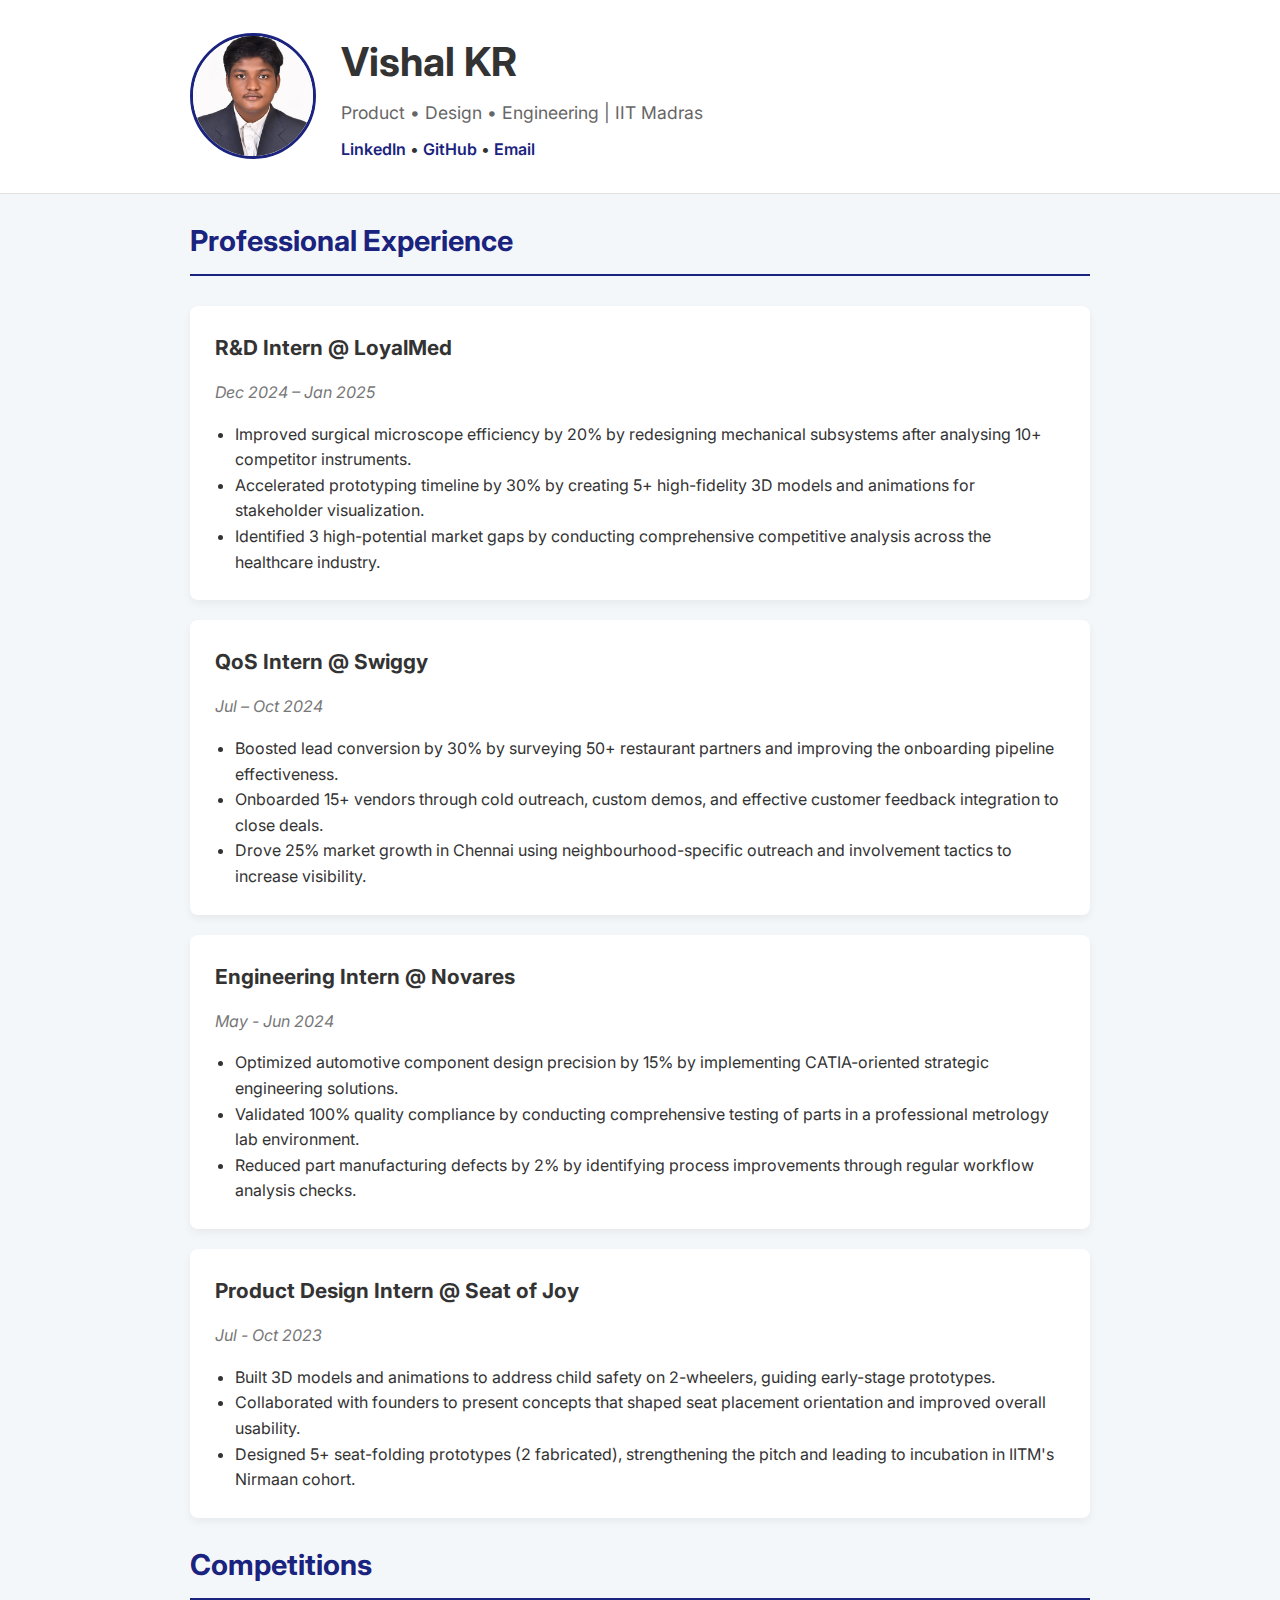
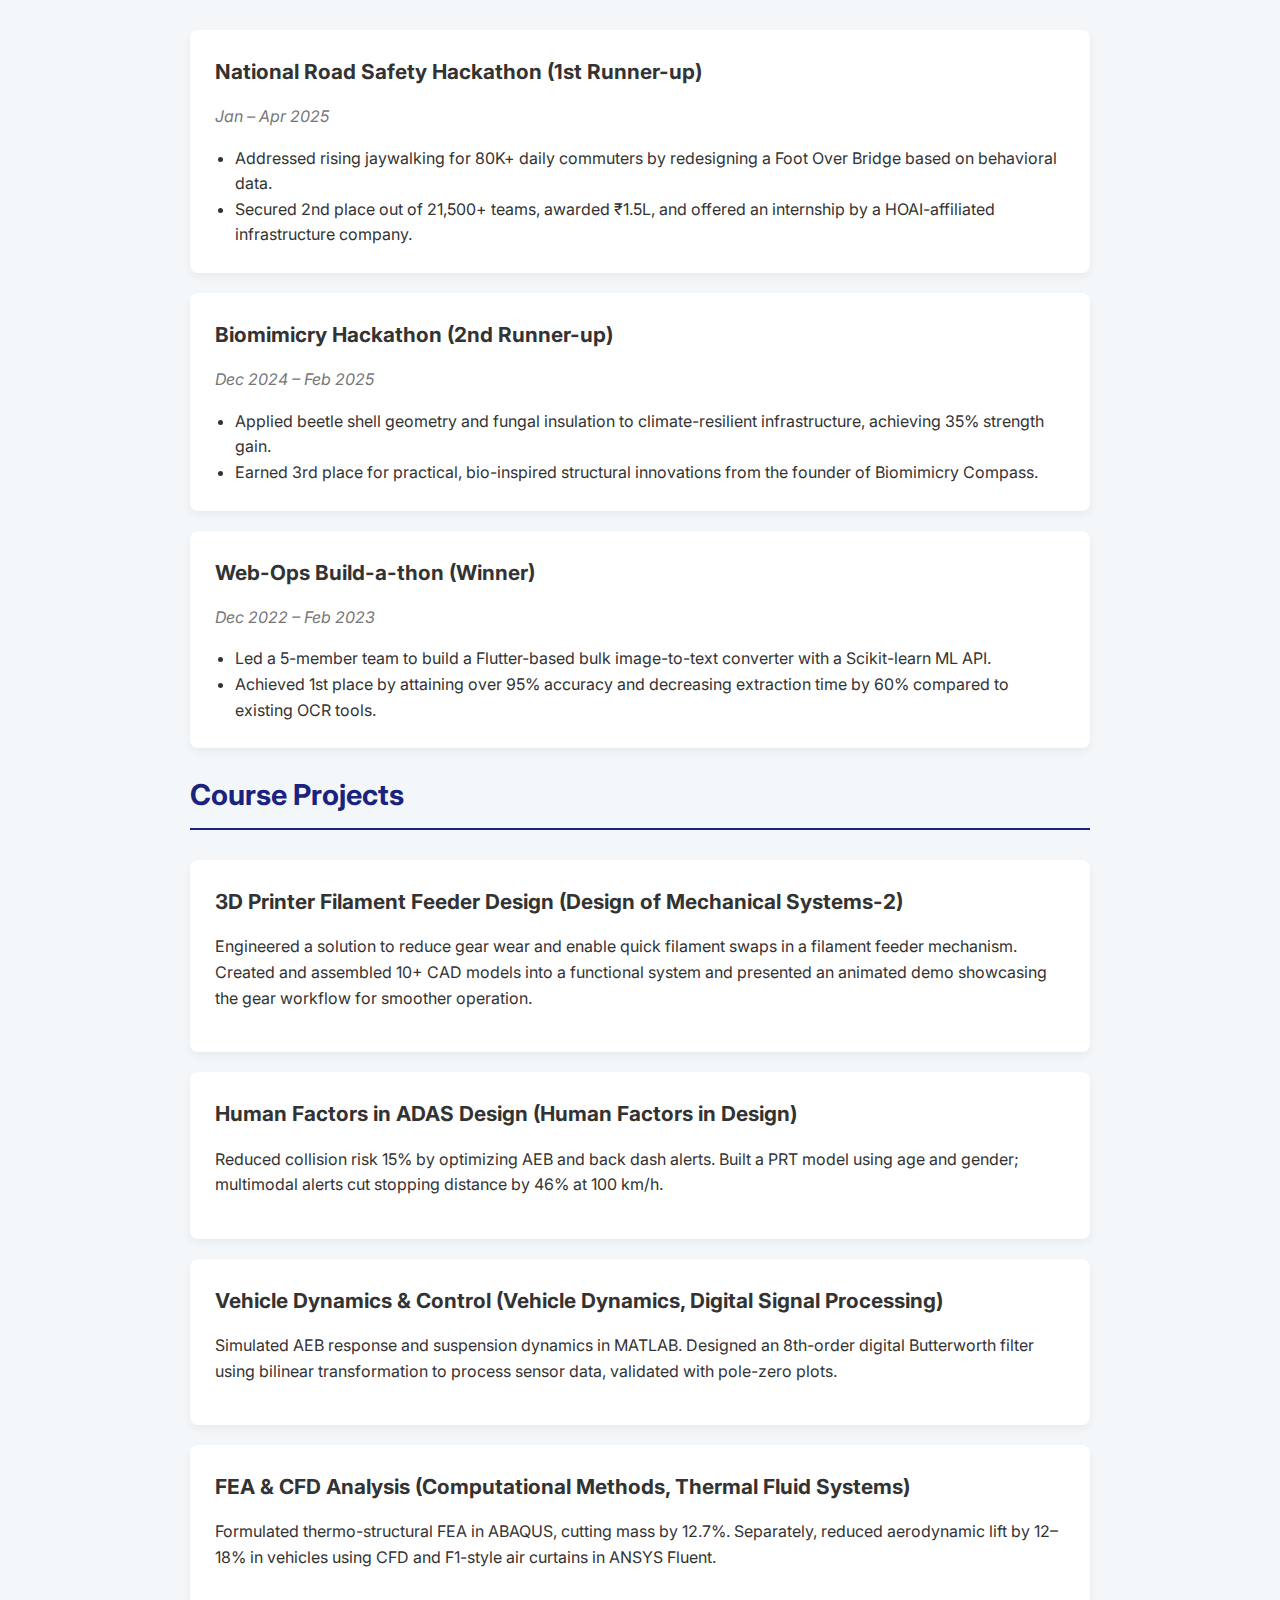
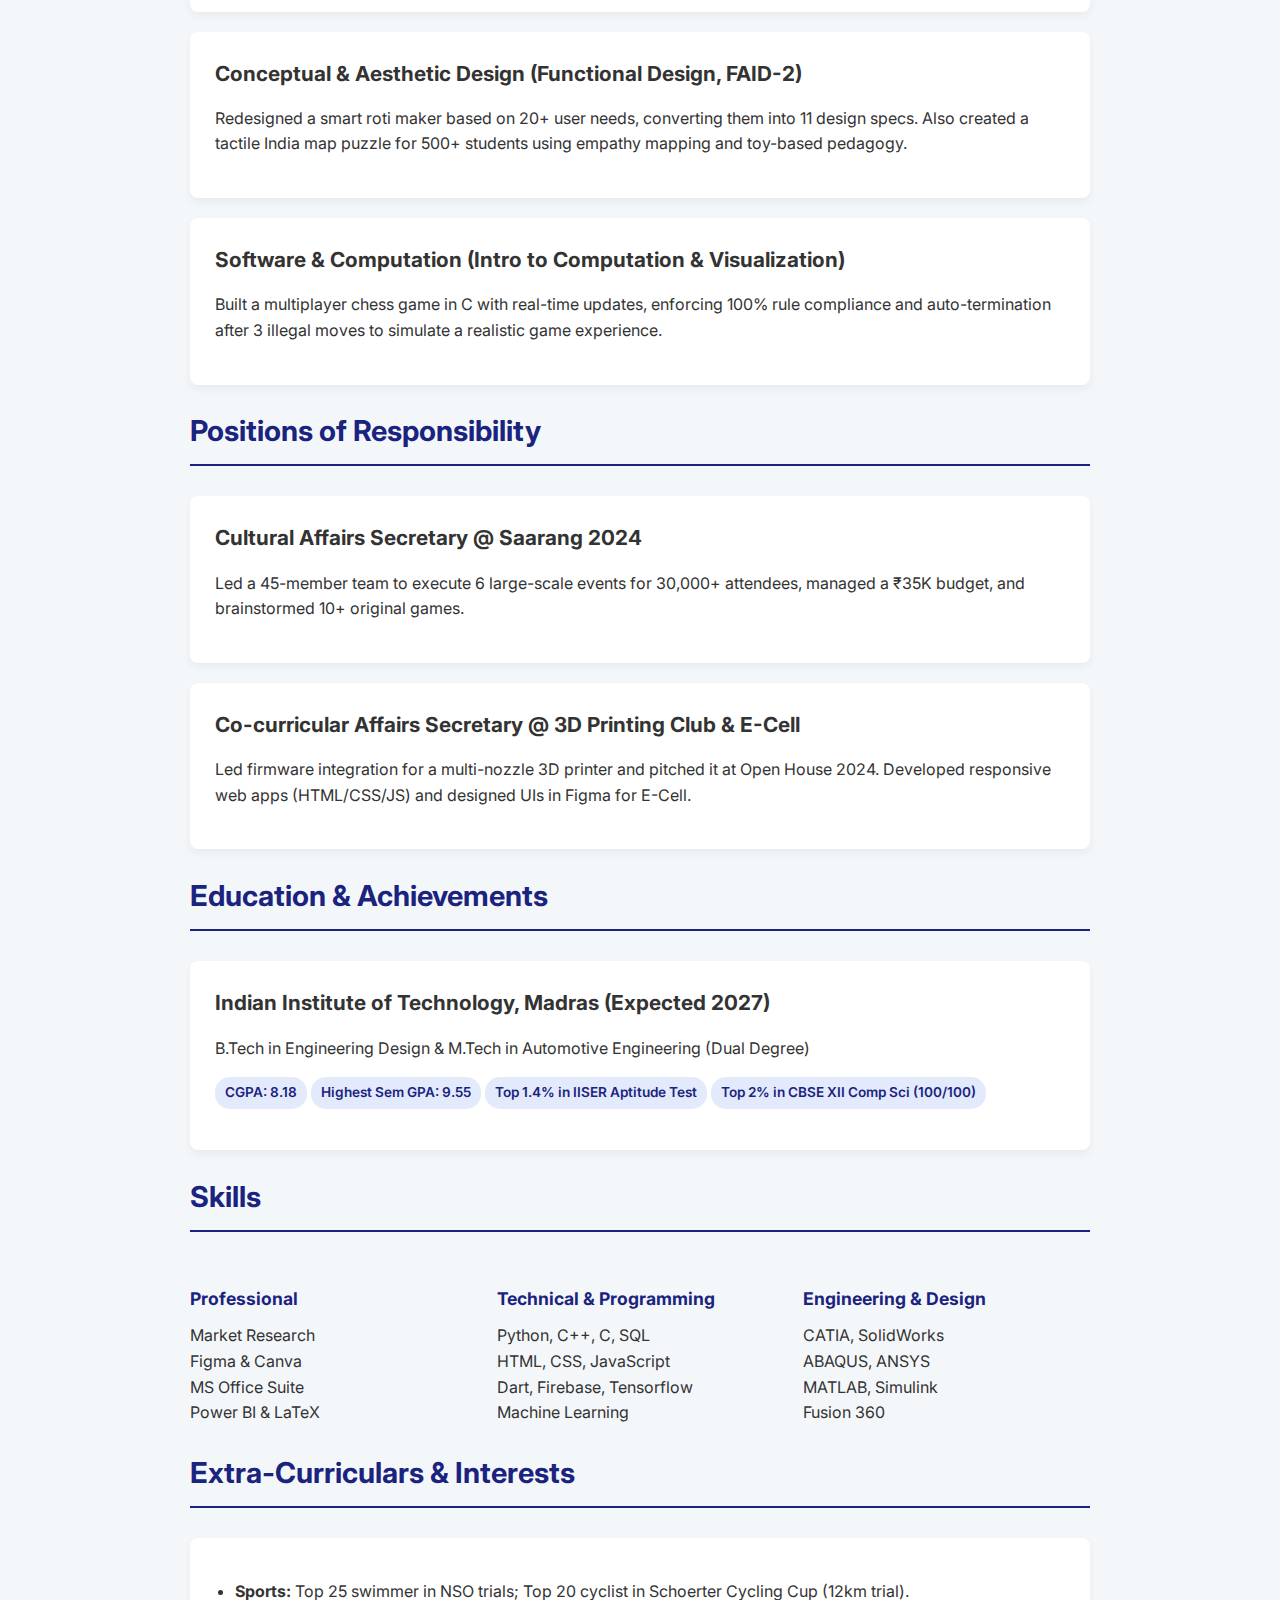
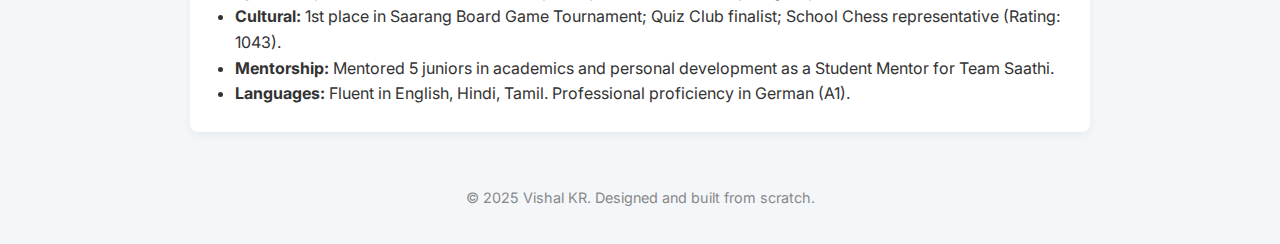
<file: index.html>
<!DOCTYPE html>
<html lang="en">
<head>
    <meta charset="UTF-8">
    <meta name="viewport" content="width=device-width, initial-scale=1.0">
    <title>Vishal KR | Product, Design & Engineering</title>
    <link rel="stylesheet" href="styles.css">
    <link href="https://fonts.googleapis.com/css2?family=Inter:wght@400;600;700&display=swap" rel="stylesheet">
</head>
<body>

    <header>
        <div class="container">
            <div class="header-content">
                <!-- IMPORTANT: Add your photo to an 'assets' folder and name it 'vishal-kr.jpg' -->
                <img src="Vishal photo.jpg" alt="Vishal KR" class="profile-pic">
                <div class="header-text">
                    <h1>Vishal KR</h1>
                    <p>Product • Design • Engineering | IIT Madras</p>
                    <div class="links">
                        <!-- IMPORTANT: Replace these placeholder links with your actual URLs -->
                        <a href="https://www.linkedin.com/in/YOUR_LINKEDIN_URL" target="_blank">LinkedIn</a> • 
                        <a href="https://github.com/YOUR_GITHUB_USERNAME" target="_blank">GitHub</a> • 
                        <a href="mailto:ED22B039@smail.iitm.ac.in">Email</a>
                    </div>
                </div>
            </div>
        </div>
    </header>

    <main class="container">

        <section id="experience">
            <h2>Professional Experience</h2>
            <div class="card">
                <h3>R&D Intern @ LoyalMed</h3>
                <p class="date">Dec 2024 – Jan 2025</p>
                <ul>
                    <li>Improved surgical microscope efficiency by 20% by redesigning mechanical subsystems after analysing 10+ competitor instruments.</li>
                    <li>Accelerated prototyping timeline by 30% by creating 5+ high-fidelity 3D models and animations for stakeholder visualization.</li>
                    <li>Identified 3 high-potential market gaps by conducting comprehensive competitive analysis across the healthcare industry.</li>
                </ul>
            </div>
            <div class="card">
                <h3>QoS Intern @ Swiggy</h3>
                <p class="date">Jul – Oct 2024</p>
                <ul>
                    <li>Boosted lead conversion by 30% by surveying 50+ restaurant partners and improving the onboarding pipeline effectiveness.</li>
                    <li>Onboarded 15+ vendors through cold outreach, custom demos, and effective customer feedback integration to close deals.</li>
                    <li>Drove 25% market growth in Chennai using neighbourhood-specific outreach and involvement tactics to increase visibility.</li>
                </ul>
            </div>
             <div class="card">
                <h3>Engineering Intern @ Novares</h3>
                <p class="date">May - Jun 2024</p>
                <ul>
                    <li>Optimized automotive component design precision by 15% by implementing CATIA-oriented strategic engineering solutions.</li>
                    <li>Validated 100% quality compliance by conducting comprehensive testing of parts in a professional metrology lab environment.</li>
                    <li>Reduced part manufacturing defects by 2% by identifying process improvements through regular workflow analysis checks.</li>
                </ul>
            </div>
            <div class="card">
                <h3>Product Design Intern @ Seat of Joy</h3>
                <p class="date">Jul - Oct 2023</p>
                <ul>
                    <li>Built 3D models and animations to address child safety on 2-wheelers, guiding early-stage prototypes.</li>
                    <li>Collaborated with founders to present concepts that shaped seat placement orientation and improved overall usability.</li>
                    <li>Designed 5+ seat-folding prototypes (2 fabricated), strengthening the pitch and leading to incubation in IITM's Nirmaan cohort.</li>
                </ul>
            </div>
        </section>

        <section id="competitions">
            <h2>Competitions</h2>
            <div class="card">
                <h3>National Road Safety Hackathon (1st Runner-up)</h3>
                <p class="date">Jan – Apr 2025</p>
                <ul>
                    <li>Addressed rising jaywalking for 80K+ daily commuters by redesigning a Foot Over Bridge based on behavioral data.</li>
                    <li>Secured 2nd place out of 21,500+ teams, awarded ₹1.5L, and offered an internship by a HOAI-affiliated infrastructure company.</li>
                </ul>
            </div>
            <div class="card">
                <h3>Biomimicry Hackathon (2nd Runner-up)</h3>
                <p class="date">Dec 2024 – Feb 2025</p>
                <ul>
                    <li>Applied beetle shell geometry and fungal insulation to climate-resilient infrastructure, achieving 35% strength gain.</li>
                    <li>Earned 3rd place for practical, bio-inspired structural innovations from the founder of Biomimicry Compass.</li>
                </ul>
            </div>
            <div class="card">
                <h3>Web-Ops Build-a-thon (Winner)</h3>
                <p class="date">Dec 2022 – Feb 2023</p>
                <ul>
                    <li>Led a 5-member team to build a Flutter-based bulk image-to-text converter with a Scikit-learn ML API.</li>
                    <li>Achieved 1st place by attaining over 95% accuracy and decreasing extraction time by 60% compared to existing OCR tools.</li>
                </ul>
            </div>
        </section>
        
        <section id="projects">
            <h2>Course Projects</h2>
             <div class="card">
                <h3>3D Printer Filament Feeder Design (Design of Mechanical Systems-2)</h3>
                <p>Engineered a solution to reduce gear wear and enable quick filament swaps in a filament feeder mechanism. Created and assembled 10+ CAD models into a functional system and presented an animated demo showcasing the gear workflow for smoother operation.</p>
            </div>
             <div class="card">
                <h3>Human Factors in ADAS Design (Human Factors in Design)</h3>
                <p>Reduced collision risk 15% by optimizing AEB and back dash alerts. Built a PRT model using age and gender; multimodal alerts cut stopping distance by 46% at 100 km/h.</p>
            </div>
            <div class="card">
                <h3>Vehicle Dynamics & Control (Vehicle Dynamics, Digital Signal Processing)</h3>
                <p>Simulated AEB response and suspension dynamics in MATLAB. Designed an 8th-order digital Butterworth filter using bilinear transformation to process sensor data, validated with pole-zero plots.</p>
            </div>
            <div class="card">
                <h3>FEA & CFD Analysis (Computational Methods, Thermal Fluid Systems)</h3>
                <p>Formulated thermo-structural FEA in ABAQUS, cutting mass by 12.7%. Separately, reduced aerodynamic lift by 12–18% in vehicles using CFD and F1-style air curtains in ANSYS Fluent.</p>
            </div>
            <div class="card">
                <h3>Conceptual & Aesthetic Design (Functional Design, FAID-2)</h3>
                <p>Redesigned a smart roti maker based on 20+ user needs, converting them into 11 design specs. Also created a tactile India map puzzle for 500+ students using empathy mapping and toy-based pedagogy.</p>
            </div>
            <div class="card">
                <h3>Software & Computation (Intro to Computation & Visualization)</h3>
                <p>Built a multiplayer chess game in C with real-time updates, enforcing 100% rule compliance and auto-termination after 3 illegal moves to simulate a realistic game experience.</p>
            </div>
        </section>

        <section id="leadership">
            <h2>Positions of Responsibility</h2>
             <div class="card">
                <h3>Cultural Affairs Secretary @ Saarang 2024</h3>
                <p>Led a 45-member team to execute 6 large-scale events for 30,000+ attendees, managed a ₹35K budget, and brainstormed 10+ original games.</p>
            </div>
             <div class="card">
                <h3>Co-curricular Affairs Secretary @ 3D Printing Club & E-Cell</h3>
                <p>Led firmware integration for a multi-nozzle 3D printer and pitched it at Open House 2024. Developed responsive web apps (HTML/CSS/JS) and designed UIs in Figma for E-Cell.</p>
            </div>
        </section>
        
        <section id="education">
             <h2>Education & Achievements</h2>
             <div class="card">
                <h3>Indian Institute of Technology, Madras (Expected 2027)</h3>
                <p>B.Tech in Engineering Design & M.Tech in Automotive Engineering (Dual Degree)</p>
                <p>
                    <span class="badge">CGPA: 8.18</span> 
                    <span class="badge">Highest Sem GPA: 9.55</span> 
                    <span class="badge">Top 1.4% in IISER Aptitude Test</span>
                    <span class="badge">Top 2% in CBSE XII Comp Sci (100/100)</span>
                </p>
             </div>
        </section>

        <section id="skills">
            <h2>Skills</h2>
            <div class="skills-grid">
                <div class="skill-category">
                    <h4>Professional</h4>
                    <ul>
                        <li>Market Research</li>
                        <li>Figma & Canva</li>
                        <li>MS Office Suite</li>
                        <li>Power BI & LaTeX</li>
                    </ul>
                </div>
                <div class="skill-category">
                    <h4>Technical & Programming</h4>
                    <ul>
                        <li>Python, C++, C, SQL</li>
                        <li>HTML, CSS, JavaScript</li>
                        <li>Dart, Firebase, Tensorflow</li>
                        <li>Machine Learning</li>
                    </ul>
                </div>
                <div class="skill-category">
                    <h4>Engineering & Design</h4>
                    <ul>
                        <li>CATIA, SolidWorks</li>
                        <li>ABAQUS, ANSYS</li>
                        <li>MATLAB, Simulink</li>
                        <li>Fusion 360</li>
                    </ul>
                </div>
            </div>
        </section>

        <section id="extracurriculars">
            <h2>Extra-Curriculars & Interests</h2>
            <div class="card">
                <ul>
                    <li><b>Sports:</b> Top 25 swimmer in NSO trials; Top 20 cyclist in Schoerter Cycling Cup (12km trial).</li>
                    <li><b>Cultural:</b> 1st place in Saarang Board Game Tournament; Quiz Club finalist; School Chess representative (Rating: 1043).</li>
                    <li><b>Mentorship:</b> Mentored 5 juniors in academics and personal development as a Student Mentor for Team Saathi.</li>
                    <li><b>Languages:</b> Fluent in English, Hindi, Tamil. Professional proficiency in German (A1).</li>
                </ul>
            </div>
        </section>

    </main>

    <footer>
        <p>&copy; 2025 Vishal KR. Designed and built from scratch.</p>
    </footer>

</body>
</html>
</file>
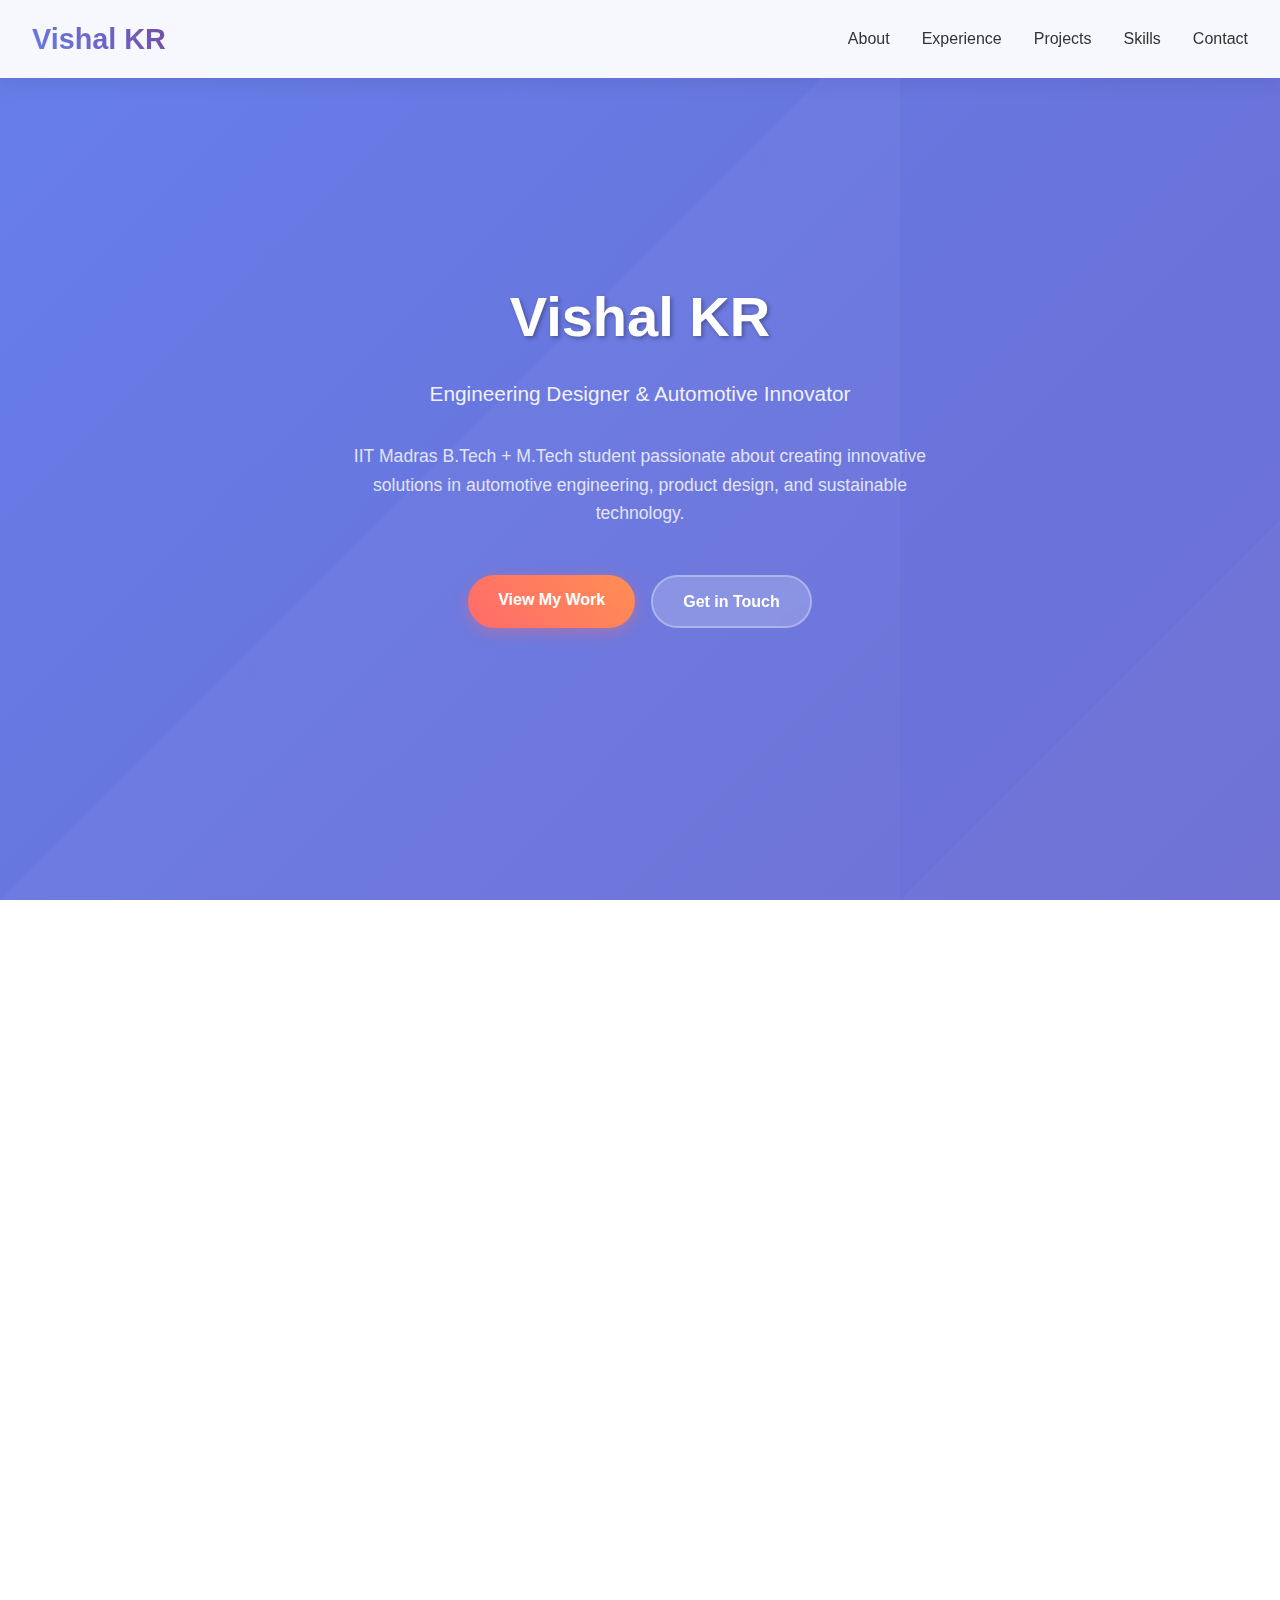
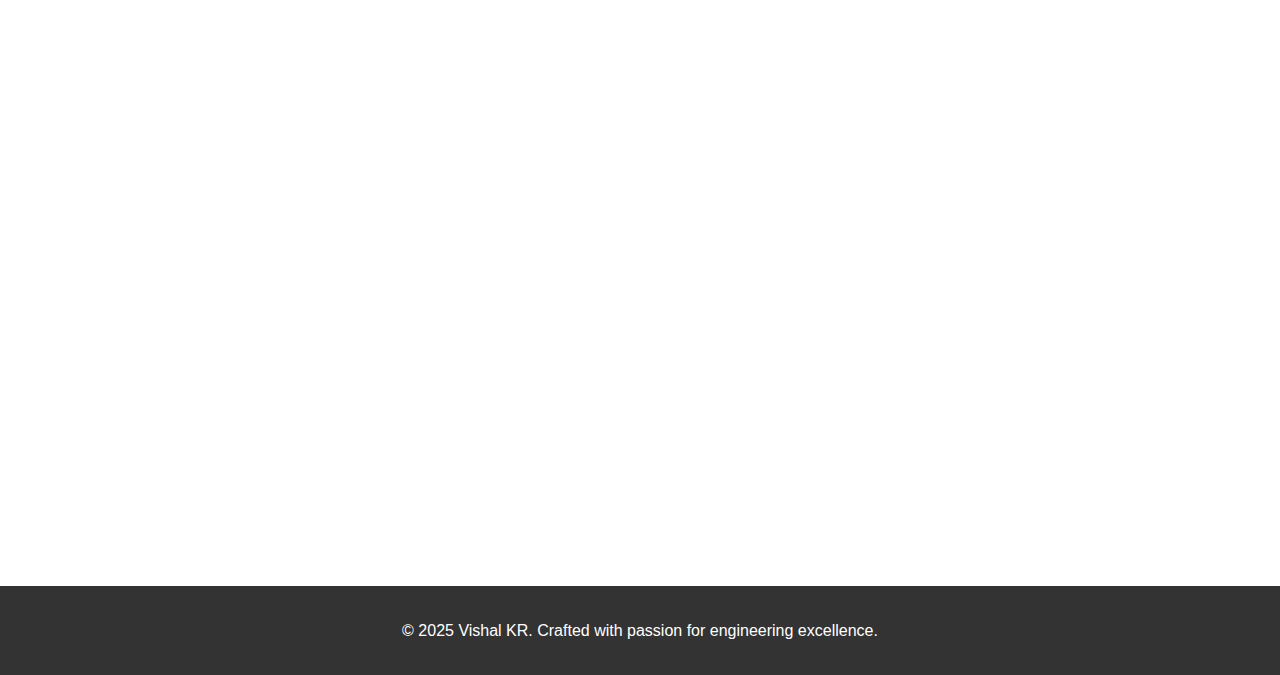
<file: vishal_profile_webpage.html>
<!DOCTYPE html>
<html lang="en">
<head>
    <meta charset="UTF-8">
    <meta name="viewport" content="width=device-width, initial-scale=1.0">
    <title>Vishal KR - Engineering Designer & Innovator</title>
    <style>
        * {
            margin: 0;
            padding: 0;
            box-sizing: border-box;
        }

        body {
            font-family: 'Segoe UI', Tahoma, Geneva, Verdana, sans-serif;
            line-height: 1.6;
            color: #333;
            background: linear-gradient(135deg, #667eea 0%, #764ba2 100%);
            overflow-x: hidden;
        }

        .container {
            max-width: 1200px;
            margin: 0 auto;
            padding: 0 20px;
        }

        /* Header & Navigation */
        header {
            background: rgba(255, 255, 255, 0.95);
            backdrop-filter: blur(10px);
            position: fixed;
            top: 0;
            width: 100%;
            z-index: 1000;
            box-shadow: 0 2px 20px rgba(0, 0, 0, 0.1);
            transition: all 0.3s ease;
        }

        nav {
            display: flex;
            justify-content: space-between;
            align-items: center;
            padding: 1rem 2rem;
        }

        .logo {
            font-size: 1.8rem;
            font-weight: 700;
            background: linear-gradient(45deg, #667eea, #764ba2);
            -webkit-background-clip: text;
            -webkit-text-fill-color: transparent;
            background-clip: text;
        }

        .nav-links {
            display: flex;
            list-style: none;
            gap: 2rem;
        }

        .nav-links a {
            text-decoration: none;
            color: #333;
            font-weight: 500;
            transition: all 0.3s ease;
            position: relative;
        }

        .nav-links a:hover {
            color: #667eea;
            transform: translateY(-2px);
        }

        .nav-links a::after {
            content: '';
            position: absolute;
            bottom: -5px;
            left: 0;
            width: 0;
            height: 2px;
            background: linear-gradient(45deg, #667eea, #764ba2);
            transition: width 0.3s ease;
        }

        .nav-links a:hover::after {
            width: 100%;
        }

        /* Hero Section */
        .hero {
            height: 100vh;
            display: flex;
            align-items: center;
            justify-content: center;
            text-align: center;
            color: white;
            position: relative;
            overflow: hidden;
        }

        .hero::before {
            content: '';
            position: absolute;
            top: 0;
            left: 0;
            right: 0;
            bottom: 0;
            background: url('data:image/svg+xml,<svg xmlns="http://www.w3.org/2000/svg" viewBox="0 0 1000 1000"><polygon fill="%23ffffff08" points="0,1000 1000,0 1000,1000"/></svg>');
            animation: float 6s ease-in-out infinite;
        }

        @keyframes float {
            0%, 100% { transform: translateY(0px) rotate(0deg); }
            50% { transform: translateY(-20px) rotate(1deg); }
        }

        .hero-content {
            z-index: 2;
            max-width: 800px;
            animation: fadeInUp 1s ease-out;
        }

        @keyframes fadeInUp {
            from {
                opacity: 0;
                transform: translateY(30px);
            }
            to {
                opacity: 1;
                transform: translateY(0);
            }
        }

        .hero h1 {
            font-size: 3.5rem;
            margin-bottom: 1rem;
            font-weight: 700;
            text-shadow: 2px 2px 4px rgba(0, 0, 0, 0.3);
        }

        .hero .subtitle {
            font-size: 1.3rem;
            margin-bottom: 2rem;
            opacity: 0.9;
        }

        .hero .description {
            font-size: 1.1rem;
            margin-bottom: 3rem;
            opacity: 0.8;
            max-width: 600px;
            margin-left: auto;
            margin-right: auto;
        }

        .cta-buttons {
            display: flex;
            gap: 1rem;
            justify-content: center;
            flex-wrap: wrap;
        }

        .btn {
            padding: 12px 30px;
            border: none;
            border-radius: 50px;
            font-size: 1rem;
            font-weight: 600;
            cursor: pointer;
            transition: all 0.3s ease;
            text-decoration: none;
            display: inline-block;
        }

        .btn-primary {
            background: linear-gradient(45deg, #ff6b6b, #ff8e53);
            color: white;
            box-shadow: 0 4px 15px rgba(255, 107, 107, 0.4);
        }

        .btn-secondary {
            background: rgba(255, 255, 255, 0.2);
            color: white;
            border: 2px solid rgba(255, 255, 255, 0.3);
            backdrop-filter: blur(10px);
        }

        .btn:hover {
            transform: translateY(-3px);
            box-shadow: 0 6px 20px rgba(0, 0, 0, 0.3);
        }

        /* Sections */
        section {
            padding: 5rem 0;
            position: relative;
        }

        .section-white {
            background: white;
        }

        .section-gray {
            background: #f8f9fa;
        }

        .section-title {
            text-align: center;
            font-size: 2.5rem;
            margin-bottom: 3rem;
            color: #333;
            position: relative;
        }

        .section-title::after {
            content: '';
            position: absolute;
            bottom: -10px;
            left: 50%;
            transform: translateX(-50%);
            width: 80px;
            height: 4px;
            background: linear-gradient(45deg, #667eea, #764ba2);
            border-radius: 2px;
        }

        /* About Section */
        .about-content {
            display: grid;
            grid-template-columns: 1fr 2fr;
            gap: 4rem;
            align-items: center;
        }

        .about-image {
            width: 100%;
            height: 400px;
            background: linear-gradient(45deg, #667eea, #764ba2);
            border-radius: 20px;
            display: flex;
            align-items: center;
            justify-content: center;
            color: white;
            font-size: 4rem;
            font-weight: 700;
            box-shadow: 0 10px 30px rgba(102, 126, 234, 0.3);
            transition: transform 0.3s ease;
        }

        .about-image:hover {
            transform: translateY(-10px) rotate(2deg);
        }

        .about-text h3 {
            font-size: 2rem;
            margin-bottom: 1rem;
            color: #333;
        }

        .about-text p {
            font-size: 1.1rem;
            margin-bottom: 1.5rem;
            color: #666;
        }

        .stats {
            display: grid;
            grid-template-columns: repeat(3, 1fr);
            gap: 2rem;
            margin-top: 2rem;
        }

        .stat {
            text-align: center;
            padding: 1.5rem;
            background: white;
            border-radius: 15px;
            box-shadow: 0 5px 15px rgba(0, 0, 0, 0.1);
            transition: transform 0.3s ease;
        }

        .stat:hover {
            transform: translateY(-5px);
        }

        .stat-number {
            font-size: 2.5rem;
            font-weight: 700;
            color: #667eea;
            display: block;
        }

        .stat-label {
            color: #666;
            font-size: 0.9rem;
            margin-top: 0.5rem;
        }

        /* Experience Section */
        .experience-grid {
            display: grid;
            gap: 2rem;
        }

        .experience-card {
            background: white;
            border-radius: 20px;
            padding: 2rem;
            box-shadow: 0 10px 30px rgba(0, 0, 0, 0.1);
            transition: all 0.3s ease;
            border-left: 5px solid #667eea;
        }

        .experience-card:hover {
            transform: translateY(-10px);
            box-shadow: 0 20px 40px rgba(0, 0, 0, 0.15);
        }

        .experience-header {
            display: flex;
            justify-content: space-between;
            align-items: flex-start;
            margin-bottom: 1rem;
        }

        .experience-title {
            font-size: 1.3rem;
            font-weight: 700;
            color: #333;
        }

        .experience-company {
            font-size: 1.1rem;
            color: #667eea;
            font-weight: 600;
        }

        .experience-date {
            background: linear-gradient(45deg, #667eea, #764ba2);
            color: white;
            padding: 0.3rem 1rem;
            border-radius: 20px;
            font-size: 0.9rem;
            font-weight: 500;
        }

        .experience-achievements {
            list-style: none;
            margin-top: 1rem;
        }

        .experience-achievements li {
            padding: 0.5rem 0;
            padding-left: 1.5rem;
            position: relative;
            color: #666;
        }

        .experience-achievements li::before {
            content: '▶';
            position: absolute;
            left: 0;
            color: #667eea;
            font-size: 0.8rem;
        }

        /* Projects Section */
        .projects-grid {
            display: grid;
            grid-template-columns: repeat(auto-fit, minmax(350px, 1fr));
            gap: 2rem;
        }

        .project-card {
            background: white;
            border-radius: 20px;
            overflow: hidden;
            box-shadow: 0 10px 30px rgba(0, 0, 0, 0.1);
            transition: all 0.3s ease;
        }

        .project-card:hover {
            transform: translateY(-10px);
            box-shadow: 0 20px 40px rgba(0, 0, 0, 0.15);
        }

        .project-header {
            height: 200px;
            background: linear-gradient(45deg, #667eea, #764ba2);
            display: flex;
            align-items: center;
            justify-content: center;
            color: white;
            font-size: 2rem;
            font-weight: 700;
            position: relative;
            overflow: hidden;
        }

        .project-header::before {
            content: '';
            position: absolute;
            top: 0;
            left: -100%;
            width: 100%;
            height: 100%;
            background: linear-gradient(90deg, transparent, rgba(255, 255, 255, 0.2), transparent);
            transition: left 0.5s ease;
        }

        .project-card:hover .project-header::before {
            left: 100%;
        }

        .project-content {
            padding: 2rem;
        }

        .project-title {
            font-size: 1.3rem;
            font-weight: 700;
            margin-bottom: 0.5rem;
            color: #333;
        }

        .project-description {
            color: #666;
            margin-bottom: 1rem;
            line-height: 1.6;
        }

        .project-tech {
            display: flex;
            flex-wrap: wrap;
            gap: 0.5rem;
            margin-top: 1rem;
        }

        .tech-tag {
            background: linear-gradient(45deg, #667eea, #764ba2);
            color: white;
            padding: 0.3rem 0.8rem;
            border-radius: 15px;
            font-size: 0.8rem;
            font-weight: 500;
        }

        /* Skills Section */
        .skills-grid {
            display: grid;
            grid-template-columns: repeat(auto-fit, minmax(300px, 1fr));
            gap: 2rem;
        }

        .skill-category {
            background: white;
            border-radius: 20px;
            padding: 2rem;
            box-shadow: 0 10px 30px rgba(0, 0, 0, 0.1);
            transition: transform 0.3s ease;
        }

        .skill-category:hover {
            transform: translateY(-5px);
        }

        .skill-category h3 {
            font-size: 1.3rem;
            margin-bottom: 1.5rem;
            color: #333;
            text-align: center;
        }

        .skill-tags {
            display: flex;
            flex-wrap: wrap;
            gap: 0.8rem;
        }

        .skill-tag {
            background: linear-gradient(45deg, #f093fb, #f5576c);
            color: white;
            padding: 0.5rem 1rem;
            border-radius: 20px;
            font-size: 0.9rem;
            font-weight: 500;
            transition: transform 0.3s ease;
        }

        .skill-tag:hover {
            transform: scale(1.05);
        }

        /* Contact Section */
        .contact-content {
            text-align: center;
            max-width: 600px;
            margin: 0 auto;
        }

        .contact-info {
            display: grid;
            grid-template-columns: repeat(auto-fit, minmax(200px, 1fr));
            gap: 2rem;
            margin: 3rem 0;
        }

        .contact-item {
            background: white;
            padding: 2rem;
            border-radius: 20px;
            box-shadow: 0 10px 30px rgba(0, 0, 0, 0.1);
            transition: transform 0.3s ease;
        }

        .contact-item:hover {
            transform: translateY(-5px);
        }

        .contact-icon {
            font-size: 2rem;
            margin-bottom: 1rem;
        }

        /* Footer */
        footer {
            background: #333;
            color: white;
            text-align: center;
            padding: 2rem 0;
        }

        /* Responsive Design */
        @media (max-width: 768px) {
            .nav-links {
                display: none;
            }

            .hero h1 {
                font-size: 2.5rem;
            }

            .about-content {
                grid-template-columns: 1fr;
                text-align: center;
            }

            .stats {
                grid-template-columns: 1fr;
            }

            .cta-buttons {
                flex-direction: column;
                align-items: center;
            }

            .projects-grid {
                grid-template-columns: 1fr;
            }
        }

        /* Scroll Animation */
        .fade-in {
            opacity: 0;
            transform: translateY(30px);
            transition: all 0.6s ease;
        }

        .fade-in.visible {
            opacity: 1;
            transform: translateY(0);
        }
    </style>
</head>
<body>
    <header>
        <nav>
            <div class="logo">Vishal KR</div>
            <ul class="nav-links">
                <li><a href="#about">About</a></li>
                <li><a href="#experience">Experience</a></li>
                <li><a href="#projects">Projects</a></li>
                <li><a href="#skills">Skills</a></li>
                <li><a href="#contact">Contact</a></li>
            </ul>
        </nav>
    </header>

    <section class="hero">
        <div class="hero-content">
            <h1>Vishal KR</h1>
            <p class="subtitle">Engineering Designer & Automotive Innovator</p>
            <p class="description">IIT Madras B.Tech + M.Tech student passionate about creating innovative solutions in automotive engineering, product design, and sustainable technology.</p>
            <div class="cta-buttons">
                <a href="#projects" class="btn btn-primary">View My Work</a>
                <a href="#contact" class="btn btn-secondary">Get in Touch</a>
            </div>
        </div>
    </section>

    <section id="about" class="section-white">
        <div class="container">
            <h2 class="section-title fade-in">About Me</h2>
            <div class="about-content fade-in">
                <div class="about-image">VK</div>
                <div class="about-text">
                    <h3>Engineering Excellence & Innovation</h3>
                    <p>Currently pursuing dual degree (B.Tech + M.Tech) in Engineering Design with specialization in Automotive Engineering at IIT Madras. With a CGPA of 8.18 and a peak semester performance of 9.55, I combine academic excellence with hands-on innovation.</p>
                    <p>My passion lies in creating impactful solutions that bridge the gap between cutting-edge technology and real-world applications, particularly in automotive engineering, sustainable design, and human-centered innovation.</p>
                    <div class="stats">
                        <div class="stat">
                            <span class="stat-number">8.18</span>
                            <span class="stat-label">CGPA</span>
                        </div>
                        <div class="stat">
                            <span class="stat-number">3</span>
                            <span class="stat-label">Hackathon Wins</span>
                        </div>
                        <div class="stat">
                            <span class="stat-number">15+</span>
                            <span class="stat-label">Projects</span>
                        </div>
                    </div>
                </div>
            </div>
        </div>
    </section>

    <section id="experience" class="section-gray">
        <div class="container">
            <h2 class="section-title fade-in">Professional Experience</h2>
            <div class="experience-grid fade-in">
                <div class="experience-card">
                    <div class="experience-header">
                        <div>
                            <div class="experience-title">R&D Intern</div>
                            <div class="experience-company">LoyalMed</div>
                        </div>
                        <div class="experience-date">Dec 2024 - Jan 2025</div>
                    </div>
                    <ul class="experience-achievements">
                        <li>Improved surgical microscope efficiency by 20% by redesigning mechanical subsystems</li>
                        <li>Accelerated prototyping timeline by 30% through high-fidelity 3D modeling</li>
                        <li>Identified 3 high-potential market gaps through competitive analysis</li>
                    </ul>
                </div>

                <div class="experience-card">
                    <div class="experience-header">
                        <div>
                            <div class="experience-title">QoS Intern</div>
                            <div class="experience-company">Swiggy</div>
                        </div>
                        <div class="experience-date">Jul - Oct 2024</div>
                    </div>
                    <ul class="experience-achievements">
                        <li>Boosted lead conversion by 30% through pipeline optimization</li>
                        <li>Onboarded 15+ vendors through strategic outreach and demos</li>
                        <li>Drove 25% market growth in Chennai through targeted strategies</li>
                    </ul>
                </div>

                <div class="experience-card">
                    <div class="experience-header">
                        <div>
                            <div class="experience-title">Engineering Intern</div>
                            <div class="experience-company">Novares</div>
                        </div>
                        <div class="experience-date">May - Jun 2024</div>
                    </div>
                    <ul class="experience-achievements">
                        <li>Optimized automotive component design precision by 15%</li>
                        <li>Validated 100% quality compliance through comprehensive testing</li>
                        <li>Reduced manufacturing defects by 2% through process improvements</li>
                    </ul>
                </div>
            </div>
        </div>
    </section>

    <section id="projects" class="section-white">
        <div class="container">
            <h2 class="section-title fade-in">Featured Projects</h2>
            <div class="projects-grid fade-in">
                <div class="project-card">
                    <div class="project-header">🚗</div>
                    <div class="project-content">
                        <h3 class="project-title">Vehicle Dynamics Simulator</h3>
                        <p class="project-description">Developed AEB response system with predictive collision logic using MATLAB, simulating half-car suspension and lateral dynamics for emergency scenarios.</p>
                        <div class="project-tech">
                            <span class="tech-tag">MATLAB</span>
                            <span class="tech-tag">Vehicle Dynamics</span>
                            <span class="tech-tag">ADAS</span>
                        </div>
                    </div>
                </div>

                <div class="project-card">
                    <div class="project-header">🏆</div>
                    <div class="project-content">
                        <h3 class="project-title">National Road Safety Hackathon</h3>
                        <p class="project-description">2nd place among 21,500+ teams. Redesigned Tambaram FOB affecting 80K+ daily commuters with behavioral data-driven improvements.</p>
                        <div class="project-tech">
                            <span class="tech-tag">Design Thinking</span>
                            <span class="tech-tag">Urban Planning</span>
                            <span class="tech-tag">Safety Engineering</span>
                        </div>
                    </div>
                </div>

                <div class="project-card">
                    <div class="project-header">📱</div>
                    <div class="project-content">
                        <h3 class="project-title">Datomate - OCR App</h3>
                        <p class="project-description">Flutter-based bulk image-to-text converter with 95% accuracy and 60% faster extraction. Winner of Web-Ops Build-a-thon.</p>
                        <div class="project-tech">
                            <span class="tech-tag">Flutter</span>
                            <span class="tech-tag">Machine Learning</span>
                            <span class="tech-tag">OCR</span>
                        </div>
                    </div>
                </div>

                <div class="project-card">
                    <div class="project-header">🔬</div>
                    <div class="project-content">
                        <h3 class="project-title">Biomimicry Infrastructure</h3>
                        <p class="project-description">Nature-inspired structural systems achieving 35% strength gain and 25-30% heat flow reduction for coastal resilience.</p>
                        <div class="project-tech">
                            <span class="tech-tag">Biomimicry</span>
                            <span class="tech-tag">Structural Engineering</span>
                            <span class="tech-tag">Climate Resilience</span>
                        </div>
                    </div>
                </div>

                <div class="project-card">
                    <div class="project-header">💨</div>
                    <div class="project-content">
                        <h3 class="project-title">Aerodynamic Optimization</h3>
                        <p class="project-description">Reduced aerodynamic lift by 12-18% in high-clearance vehicles using CFD and F1-inspired air curtains for enhanced stability.</p>
                        <div class="project-tech">
                            <span class="tech-tag">CFD</span>
                            <span class="tech-tag">ANSYS Fluent</span>
                            <span class="tech-tag">Aerodynamics</span>
                        </div>
                    </div>
                </div>

                <div class="project-card">
                    <div class="project-header">♟️</div>
                    <div class="project-content">
                        <h3 class="project-title">Multiplayer Chess Game</h3>
                        <p class="project-description">Real-time chess game in C with 100% rule compliance, synchronized multiplayer updates, and intelligent move validation.</p>
                        <div class="project-tech">
                            <span class="tech-tag">C Programming</span>
                            <span class="tech-tag">Game Logic</span>
                            <span class="tech-tag">Real-time Systems</span>
                        </div>
                    </div>
                </div>
            </div>
        </div>
    </section>

    <section id="skills" class="section-gray">
        <div class="container">
            <h2 class="section-title fade-in">Technical Skills</h2>
            <div class="skills-grid fade-in">
                <div class="skill-category">
                    <h3>Engineering Tools</h3>
                    <div class="skill-tags">
                        <span class="skill-tag">CATIA</span>
                        <span class="skill-tag">ANSYS Fluent</span>
                        <span class="skill-tag">ABAQUS</span>
                        <span class="skill-tag">MATLAB</span>
                        <span class="skill-tag">Simulink</span>
                        <span class="skill-tag">SolidWorks</span>
                        <span class="skill-tag">Fusion 360</span>
                    </div>
                </div>

                <div class="skill-category">
                    <h3>Programming</h3>
                    <div class="skill-tags">
                        <span class="skill-tag">Python</span>
                        <span class="skill-tag">C++</span>
                        <span class="skill-tag">JavaScript</span>
                        <span class="skill-tag">SQL</span>
                        <span class="skill-tag">HTML/CSS</span>
                        <span class="skill-tag">Dart</span>
                        <span class="skill-tag">Flutter</span>
                    </div>
                </div>

                <div class="skill-category">
                    <h3>Design & Analytics</h3>
                    <div class="skill-tags">
                        <span class="skill-tag">Figma</span>
                        <span class="skill-tag">Power BI</span>
                        <span class="skill-tag">Machine Learning</span>
                        <span class="skill-tag">TensorFlow</span>
                        <span class="skill-tag">Market Research</span>
                        <span class="skill-tag">Canva</span>
                    </div>
                </div>
            </div>
        </div>
    </section>

    <section id="contact" class="section-white">
        <div class="container">
            <h2 class="section-title fade-in">Let's Connect</h2>
            <div class="contact-content fade-in">
                <p>Interested in collaboration, internships, or just want to chat about engineering and innovation? I'd love to hear from you!</p>
                <div class="contact-info">
                    <div class="contact-item">
                        <div class="contact-icon">📧</div>
                        <p>Email Available on Request</p>
                    </div>
                    <div class="contact-item">
                        <div class="contact-icon">💼</div>
                        <p>LinkedIn Profile</p>
                    </div>
                    <div class="contact-item">
                        <div class="contact-icon">💻</div>
                        <p>GitHub Portfolio</p>
                    </div>
                </div>
                <div class="cta-buttons">
                    <a href="mailto:your.email@example.com" class="btn btn-primary">Send Email</a>
                    <a href="#" class="btn btn-secondary">Download Resume</a>
                </div>
            </div>
        </div>
    </section>

    <footer>
        <div class="container">
            <p>&copy; 2025 Vishal KR. Crafted with passion for engineering excellence.</p>
        </div>
    </footer>

    <script>
        // Smooth scrolling for navigation links
        document.querySelectorAll('a[href^="#"]').forEach(anchor => {
            anchor.addEventListener('click', function (e) {
                e.preventDefault();
                document.querySelector(this.getAttribute('href')).scrollIntoView({
                    behavior: 'smooth'
                });
            });
        });

        // Scroll animations
        const observerOptions = {
            threshold: 0.1,
            rootMargin: '0px 0px -50px 0px'
        };

        const observer = new IntersectionObserver((entries) => {
            entries.forEach(entry => {
                if (entry.isIntersecting) {
                    entry.target.classList.add('visible');
                }
            });
        }, observerOptions);

        document.querySelectorAll('.fade-in').forEach(el => {
            observer.observe(el);
        });

        // Header scroll effect
        window.addEventListener('scroll', () => {
            const header = document.querySelector('header');
            if (window.scrollY > 100) {
                header.style.background = 'rgba(255, 255, 255, 0.98)';
                header.style.boxShadow = '0 2px 30px rgba(0, 0, 0, 0.15)';
            } else {
                header.style.background = 'rgba(
</file>
<file: styles.css>
:root {
    --primary-color: #1a237e; /* A deep, professional blue */
    --secondary-color: #f4f7fa; /* Light grey background */
    --text-color: #333;
    --card-bg: #ffffff;
    --header-bg: #ffffff;
    --header-text: #333;
    --link-color: #1a237e;
    --badge-bg: #e3eafc;
    --badge-text: #1a237e;
}

body {
    font-family: 'Inter', sans-serif;
    margin: 0;
    background-color: var(--secondary-color);
    color: var(--text-color);
    line-height: 1.6;
}

.container {
    max-width: 900px;
    margin: 0 auto;
    padding: 0 20px;
}

header {
    background-color: var(--header-bg);
    padding: 30px 0;
    border-bottom: 1px solid #e0e0e0;
}

.header-content {
    display: flex;
    align-items: center;
    gap: 25px;
}

.profile-pic {
    width: 120px;
    height: 120px;
    border-radius: 50%;
    object-fit: cover;
    border: 3px solid var(--primary-color);
}

.header-text h1 {
    margin: 0;
    font-size: 2.5rem;
    color: var(--header-text);
}

.header-text p {
    margin: 5px 0 10px;
    font-size: 1.1rem;
    color: #666;
}

.links a {
    color: var(--link-color);
    text-decoration: none;
    font-weight: 600;
}
.links a:hover {
    text-decoration: underline;
}

main {
    padding: 40px 20px;
}

h2 {
    font-size: 1.8rem;
    color: var(--primary-color);
    border-bottom: 2px solid var(--primary-color);
    padding-bottom: 10px;
    margin-bottom: 30px;
}

.card {
    background-color: var(--card-bg);
    border-radius: 8px;
    padding: 25px;
    margin-bottom: 20px;
    box-shadow: 0 4px 8px rgba(0,0,0,0.05);
    transition: transform 0.2s;
}
.card:hover {
    transform: translateY(-5px);
}

.card h3 {
    margin-top: 0;
    margin-bottom: 5px;
    font-size: 1.3rem;
}

.card .date {
    color: #777;
    font-style: italic;
    margin-bottom: 15px;
}

.card ul {
    padding-left: 20px;
    margin-bottom: 0;
}

.badge {
    background-color: var(--badge-bg);
    color: var(--badge-text);
    padding: 5px 10px;
    border-radius: 15px;
    font-size: 0.85rem;
    font-weight: 600;
    display: inline-block;
}

.skills-grid {
    display: grid;
    grid-template-columns: repeat(auto-fit, minmax(250px, 1fr));
    gap: 20px;
}

.skill-category h4 {
    margin-bottom: 10px;
    color: var(--primary-color);
    font-size: 1.1rem;
}

.skill-category ul {
    list-style: none;
    padding: 0;
    margin: 0;
}

footer {
    text-align: center;
    padding: 20px;
    font-size: 0.9rem;
    color: #888;
}
</file>
